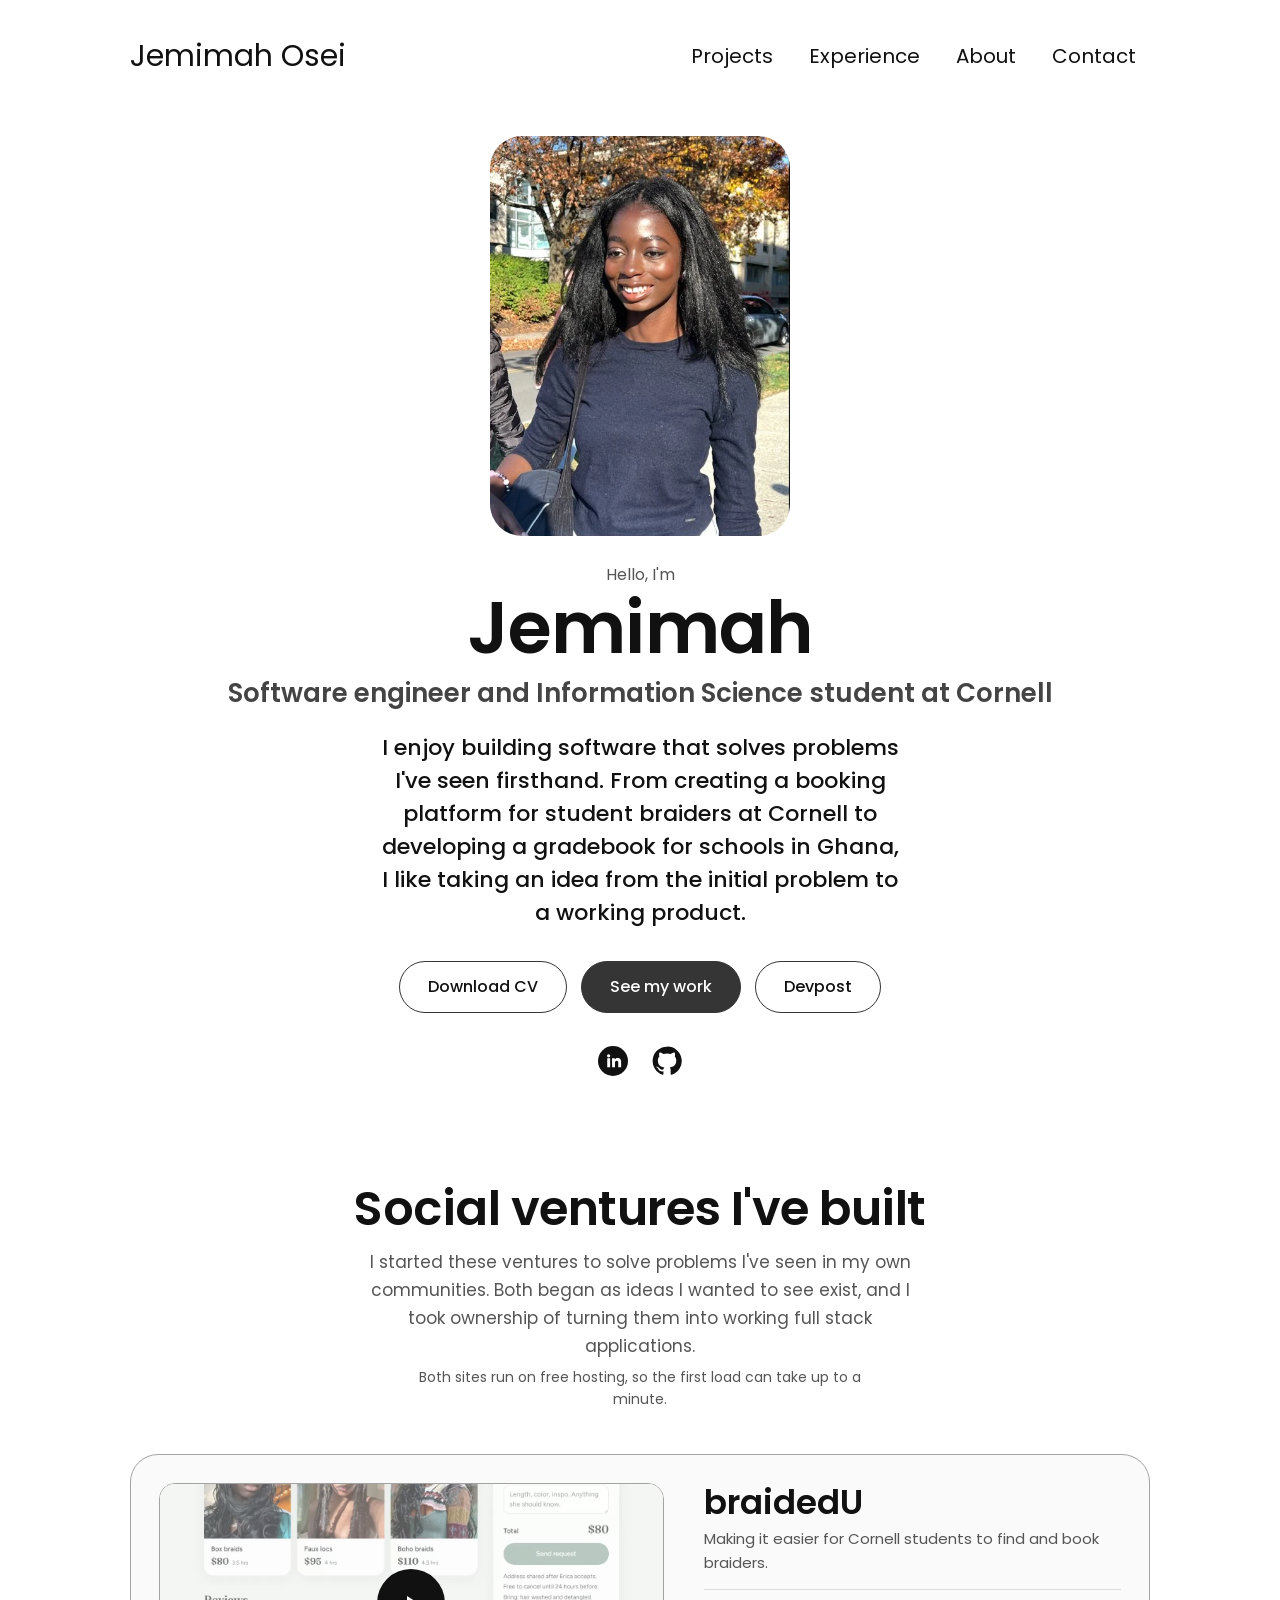
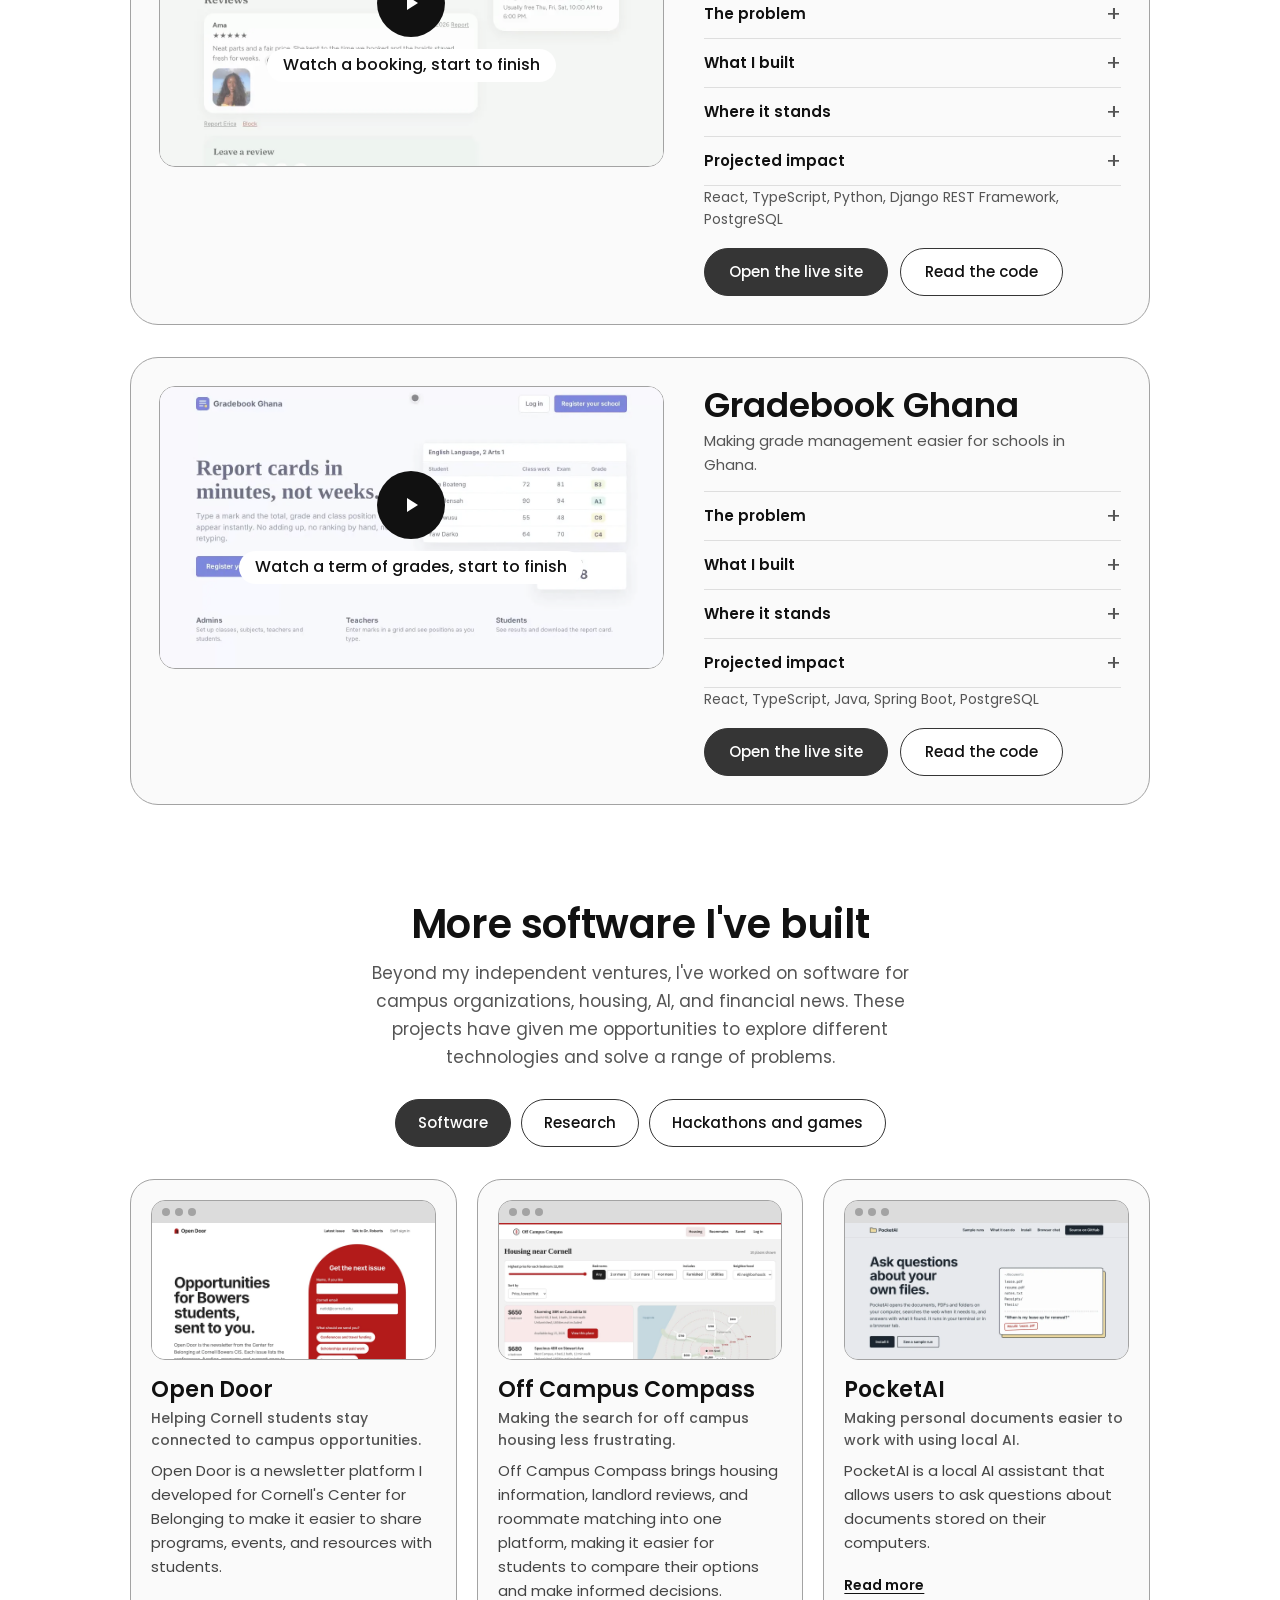
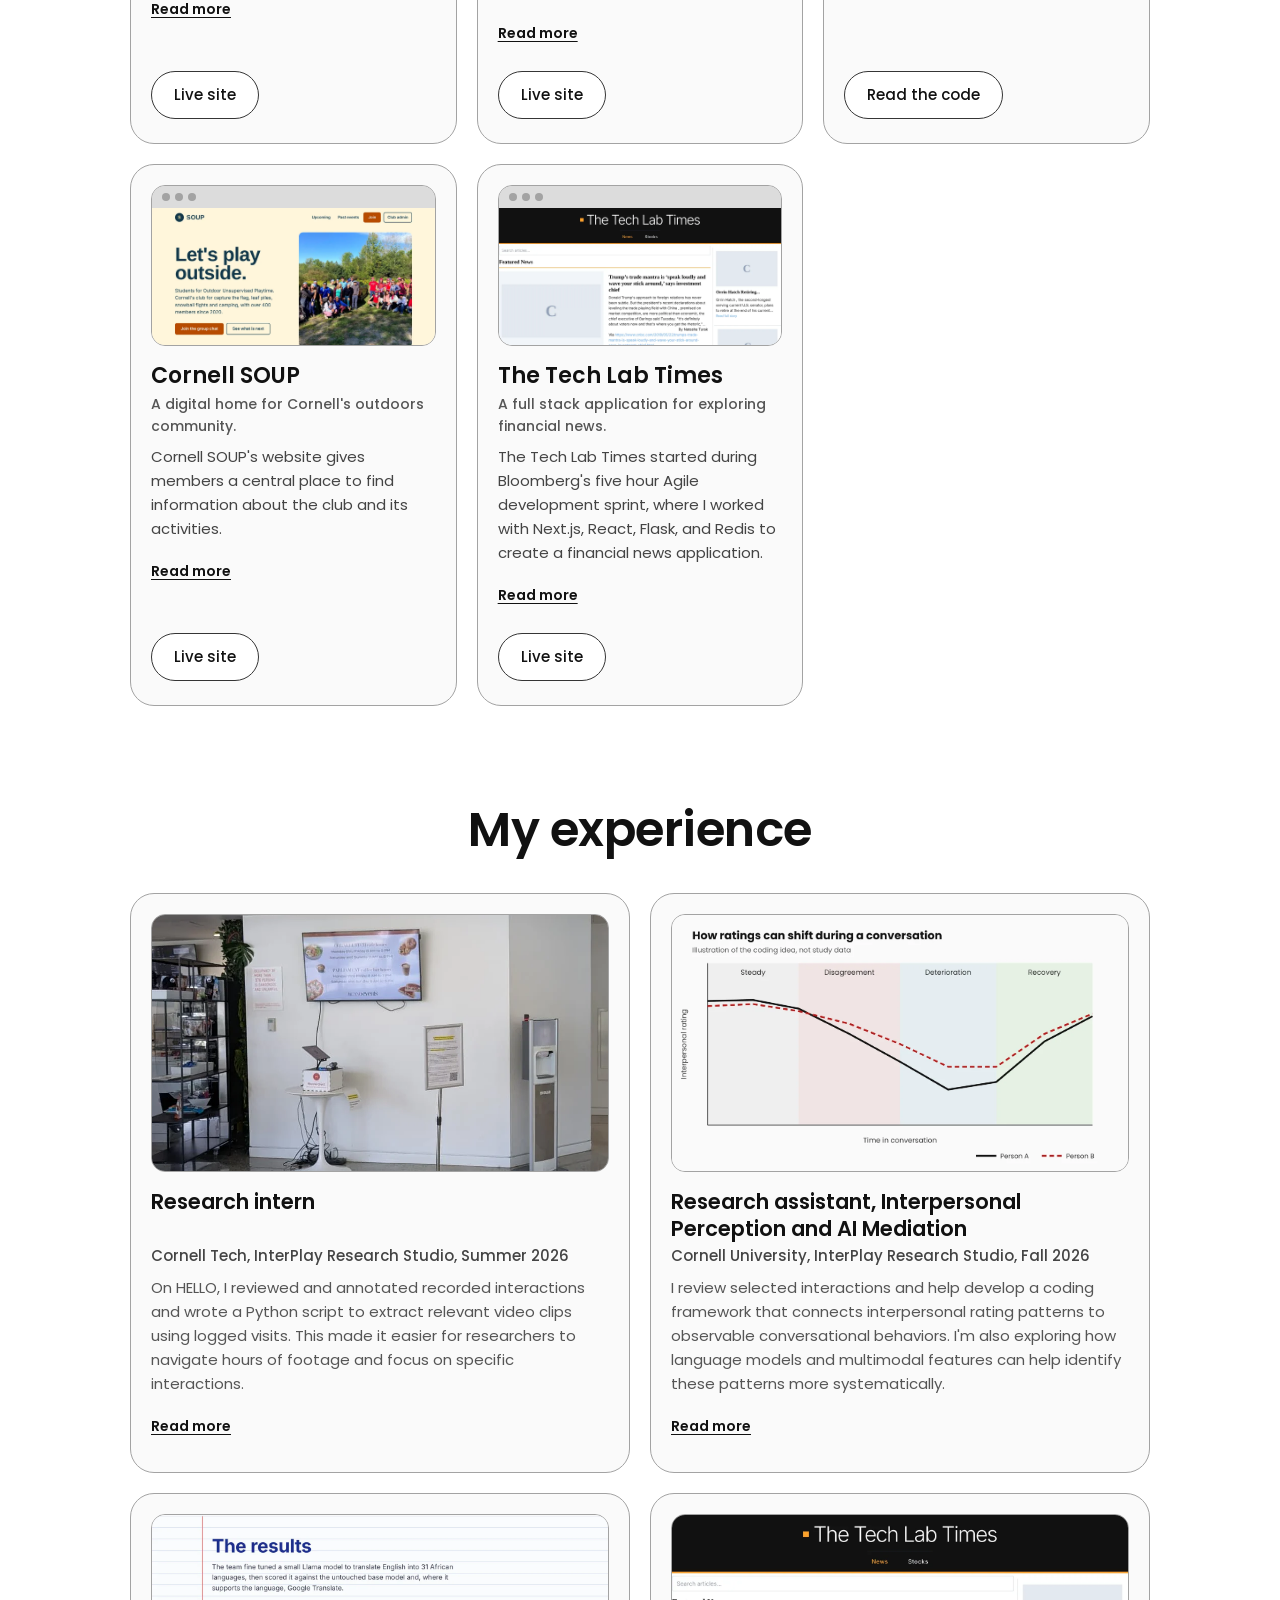
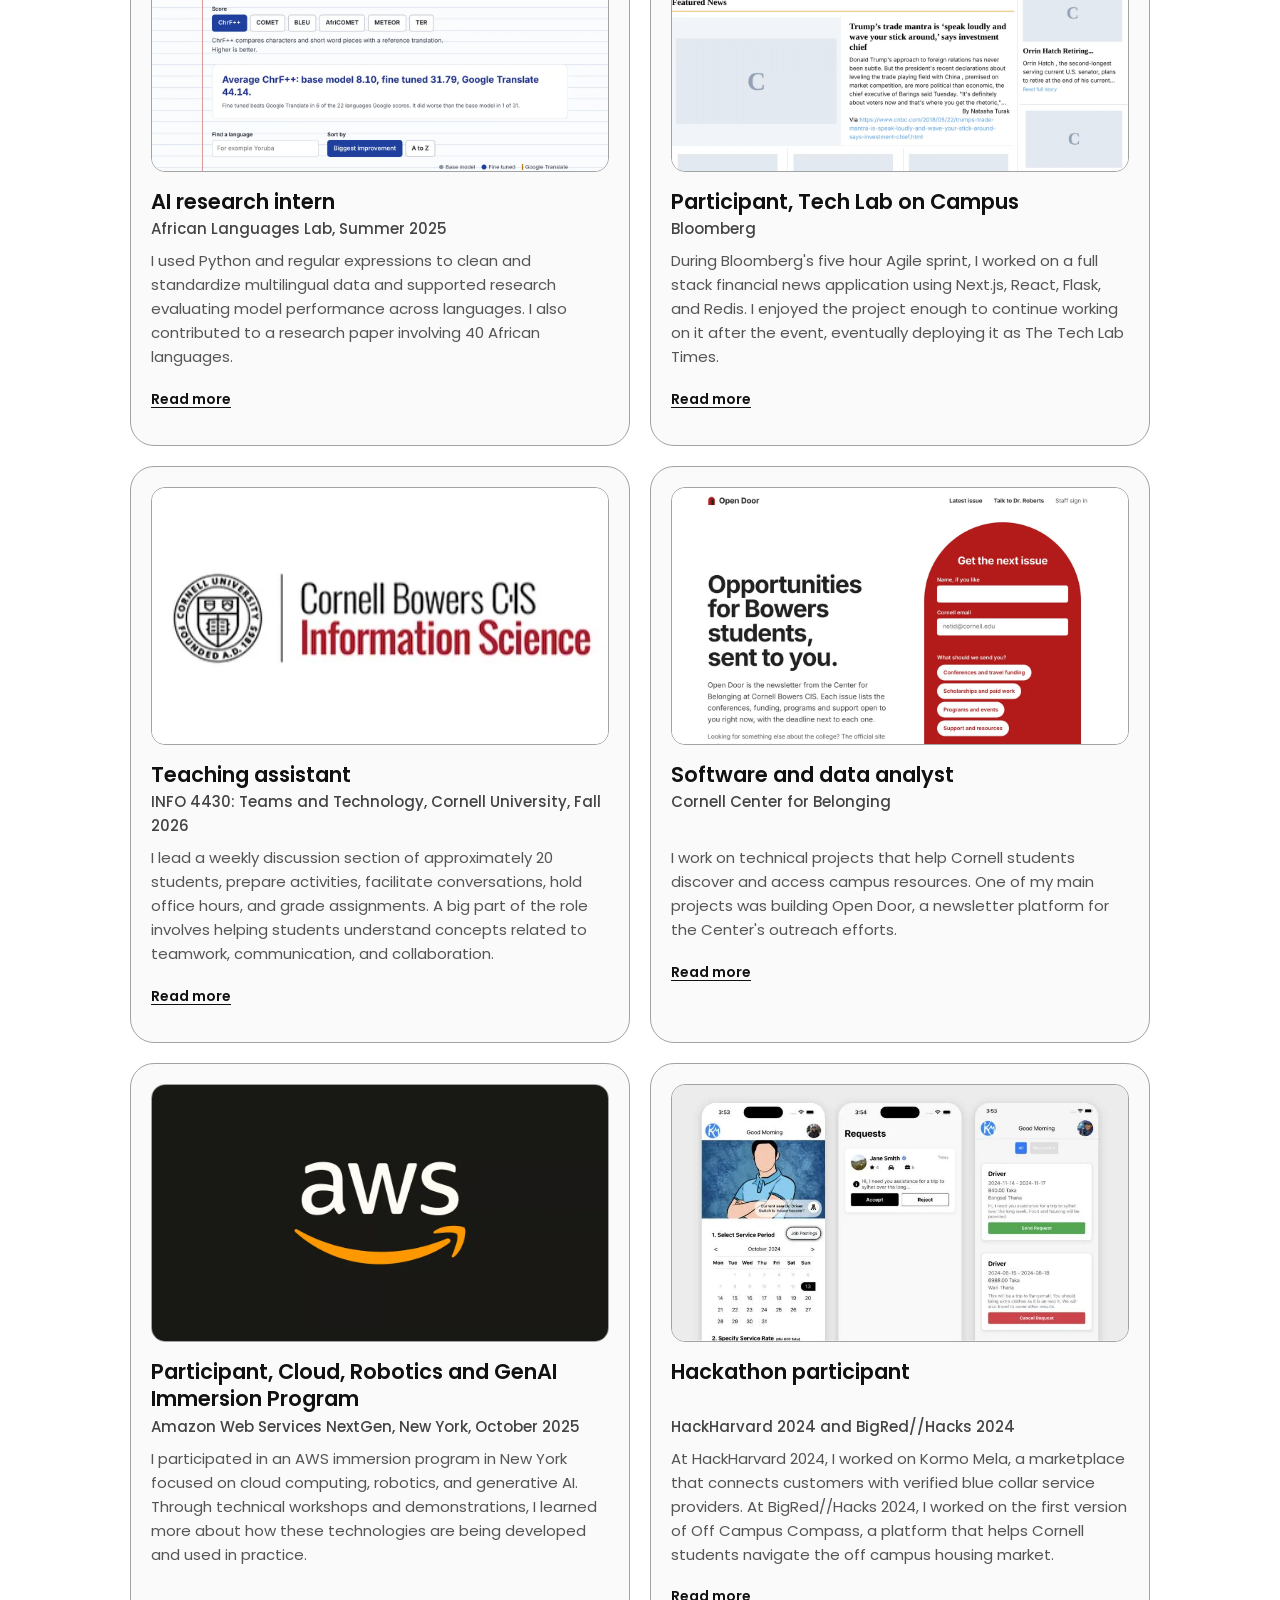
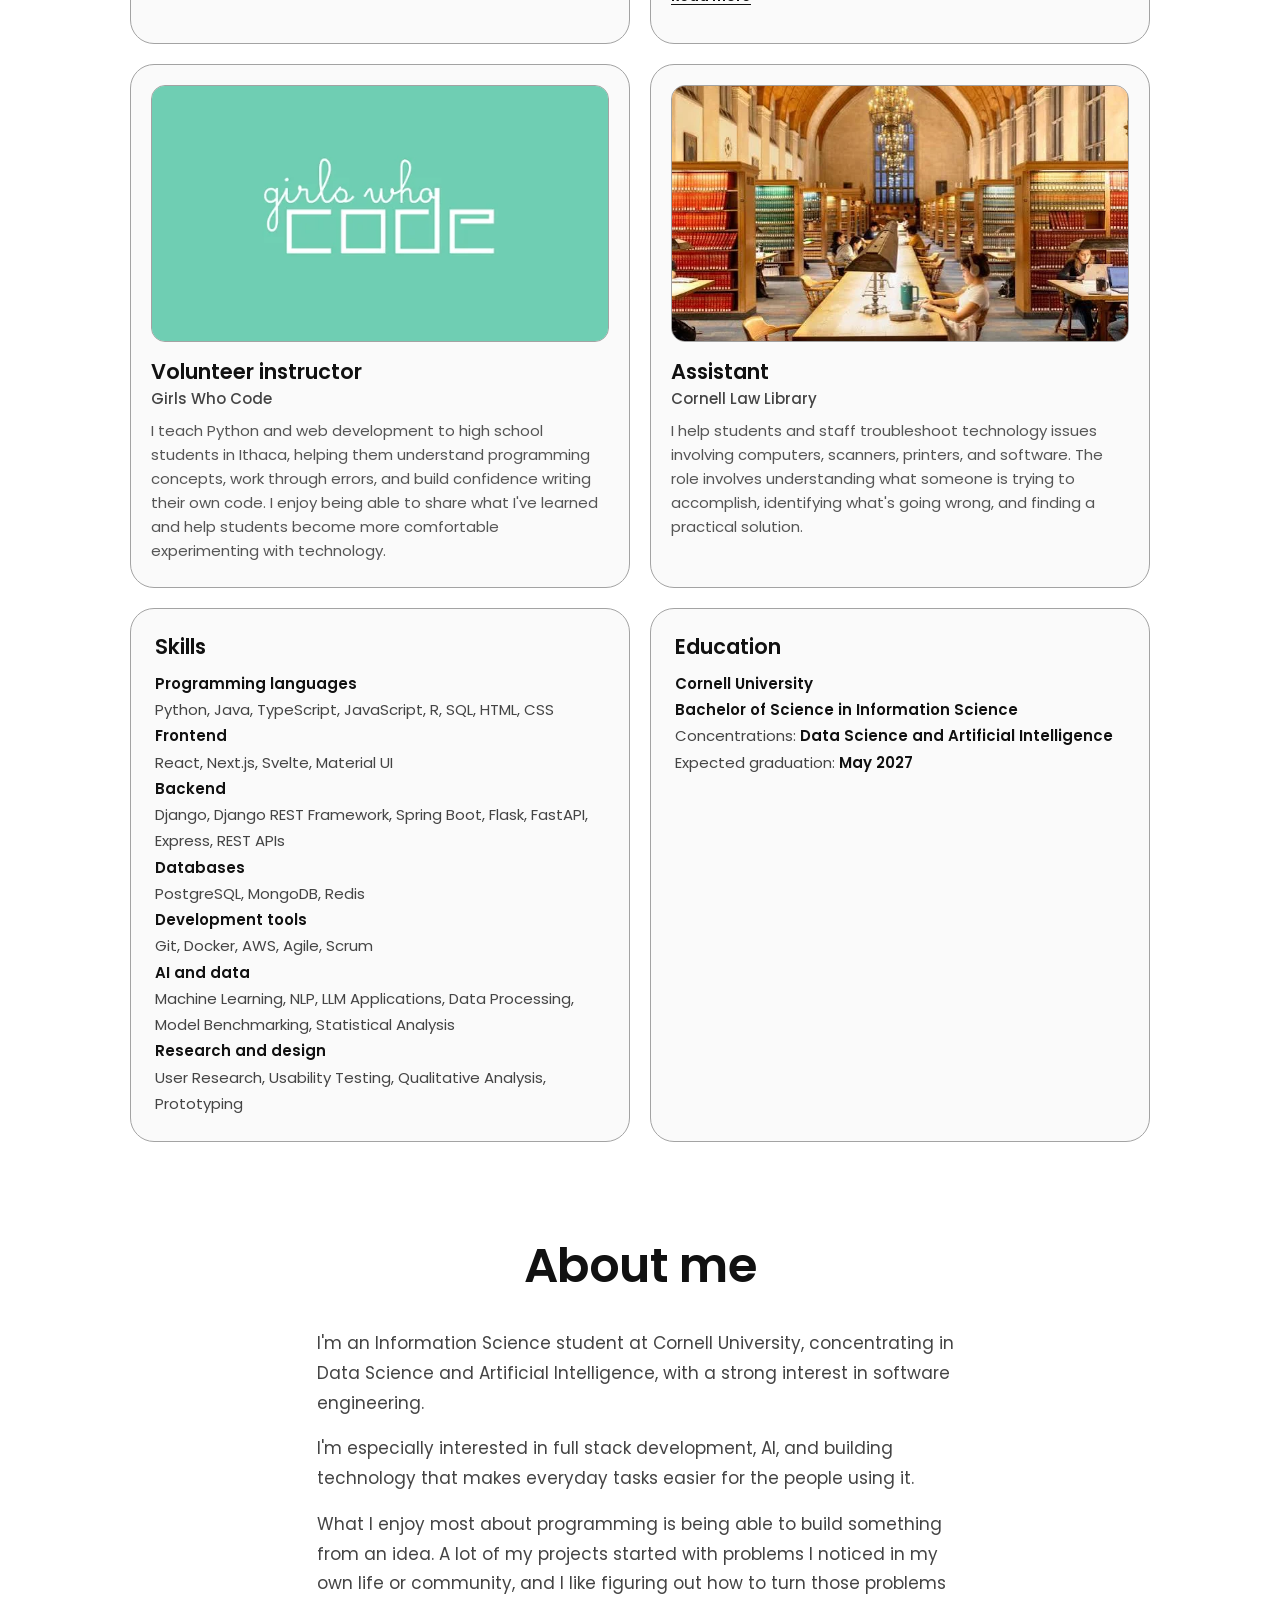
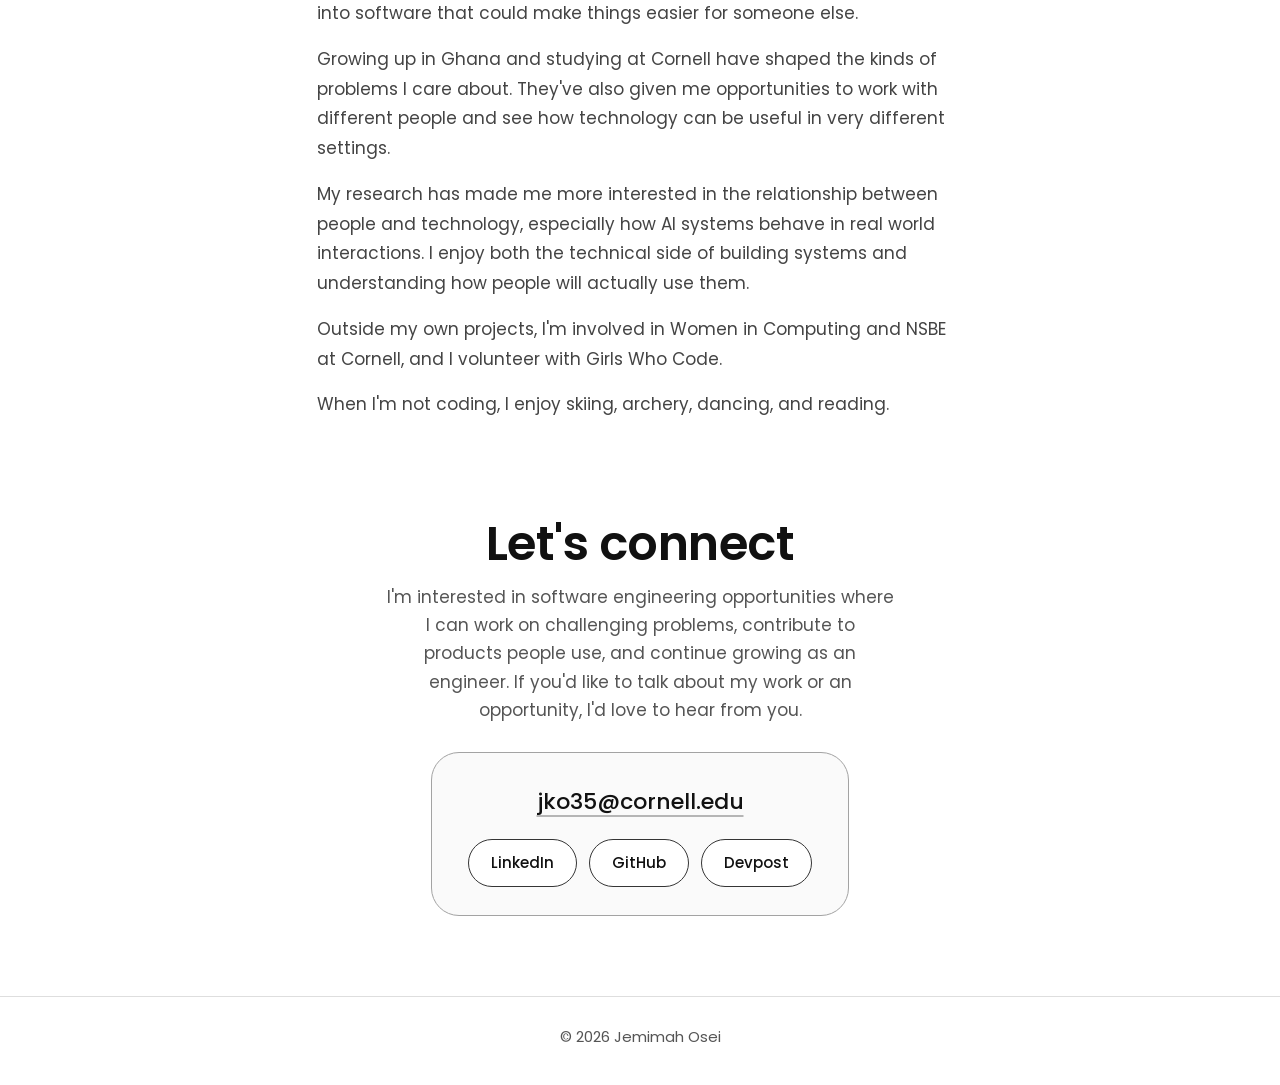
<file: index.html>
<!doctype html>
<html lang="en">
<head>
<meta charset="utf-8">
<meta name="viewport" content="width=device-width, initial-scale=1">
<title>Jemimah Osei, Software Engineer at Cornell</title>
<meta name="description" content="Jemimah Osei is a Cornell Information Science student and software engineer. She built braidedU, a booking site for student braiders, and Gradebook Ghana, a free gradebook for Ghanaian high schools.">
<meta name="theme-color" content="#ffffff">
<link rel="canonical" href="https://jemimahosei.com/">
<meta property="og:type" content="website">
<meta property="og:url" content="https://jemimahosei.com/">
<meta name="twitter:card" content="summary_large_image">
<meta property="og:title" content="Jemimah Osei, Software Engineer at Cornell">
<meta property="og:description" content="Software engineer, Cornell Information Science. Projects, research and experience.">
<meta property="og:image" content="https://jemimahosei.com/assets/img/jemimah.webp">
<link rel="preload" as="image" href="assets/img/jemimah.webp">
<link rel="preconnect" href="https://fonts.googleapis.com">
<link rel="preconnect" href="https://fonts.gstatic.com" crossorigin>
<link rel="stylesheet" href="https://fonts.googleapis.com/css2?family=Poppins:wght@300;400;500;600&amp;display=swap">
<link rel="stylesheet" href="style.css?v=20261123u">
<script type="application/ld+json">{"@context":"https://schema.org","@type":"Person","name":"Jemimah Osei","url":"https://jemimahosei.com/","image":"https://jemimahosei.com/assets/img/jemimah.webp","jobTitle":"Software engineer","alumniOf":{"@type":"CollegeOrUniversity","name":"Cornell University"},"sameAs":["https://www.linkedin.com/in/jemimaho/","https://github.com/Jemimahosei","https://devpost.com/Jemimahosei"]}</script>
</head>
<body>
<a class="skip" href="#main">Skip to content</a>
<nav class="nav" aria-label="Main">
<div class="brand">Jemimah Osei</div>
<ul class="links" id="menu">
<li><a class="navl" href="#projects">Projects</a></li>
<li><a class="navl" href="#experience">Experience</a></li>
<li><a class="navl" href="#about">About</a></li>
<li><a class="navl" href="#contact">Contact</a></li>
</ul>
<button type="button" class="burger" aria-label="Menu" aria-expanded="false" aria-controls="menu"><svg width="30" height="24" viewBox="0 0 30 24" aria-hidden="true"><path d="M0 2h30M0 12h30M0 22h30" stroke="#111" stroke-width="2"/></svg></button>
</nav>

<main id="main">
<section class="hero">
<img src="assets/img/jemimah.webp" alt="Jemimah outdoors, laughing" width="300" height="400" fetchpriority="high">
<p class="hello">Hello, I'm</p>
<h1>Jemimah</h1>
<p class="role">Software engineer and Information Science student at Cornell</p>
<p class="mission">I enjoy building software that solves problems I've seen firsthand. From creating a booking platform for student braiders at Cornell to developing a gradebook for schools in Ghana, I like taking an idea from the initial problem to a working product.</p>
<div class="hero-btns">
<a class="pill" href="files/Jemimah_Osei_Resume.pdf?v=20261127">Download CV</a>
<a class="dark pill" href="#projects">See my work</a>
<a class="pill dev" href="https://devpost.com/Jemimahosei" rel="noopener">Devpost</a>
</div>
<div class="icons">
<a class="ico" href="https://www.linkedin.com/in/jemimaho/" aria-label="LinkedIn" rel="noopener"><svg width="30" height="30" viewBox="0 0 24 24" aria-hidden="true"><circle cx="12" cy="12" r="12" fill="#111"/><path fill="#fff" d="M7.4 9.8h2.3V17H7.4zM8.5 6.5a1.3 1.3 0 1 1 0 2.6 1.3 1.3 0 0 1 0-2.6zM11.2 9.8h2.2v1c.4-.7 1.2-1.2 2.3-1.2 2.3 0 2.8 1.5 2.8 3.5V17h-2.3v-3.4c0-.8 0-1.9-1.2-1.9s-1.4.9-1.4 1.8V17h-2.3z"/></svg></a>
<a class="ico" href="https://github.com/Jemimahosei" aria-label="GitHub" rel="noopener"><svg width="30" height="30" viewBox="0 0 24 24" aria-hidden="true"><path fill="#111" d="M12 .5a11.5 11.5 0 0 0-3.64 22.41c.58.1.79-.25.79-.56v-2.1c-3.2.7-3.87-1.36-3.87-1.36-.52-1.33-1.28-1.69-1.28-1.69-1.05-.71.08-.7.08-.7 1.15.08 1.76 1.19 1.76 1.19 1.03 1.76 2.7 1.25 3.36.96.1-.75.4-1.25.73-1.54-2.55-.29-5.24-1.28-5.24-5.69 0-1.26.45-2.28 1.19-3.09-.12-.29-.52-1.46.11-3.05 0 0 .97-.31 3.17 1.18a10.9 10.9 0 0 1 5.77 0c2.2-1.49 3.17-1.18 3.17-1.18.63 1.59.23 2.76.11 3.05.74.81 1.19 1.83 1.19 3.09 0 4.42-2.69 5.39-5.25 5.68.41.36.78 1.06.78 2.14v3.17c0 .31.21.67.8.56A11.5 11.5 0 0 0 12 .5z"/></svg></a>
</div>
</section>

<section id="projects" class="sec">
<h2 class="h2">Social ventures I've built</h2>
<p class="lead">I started these ventures to solve problems I've seen in my own communities. Both began as ideas I wanted to see exist, and I took ownership of turning them into working full stack applications.</p>
<p class="note">Both sites run on free hosting, so the first load can take up to a minute.</p>
<div class="feats">
<article class="card feat" id="feat-braidedu">
<div class="feat-media">
<div class="video" data-video="braidedu">
<button type="button" class="play" aria-label="Play the braidedU video" style="background-image:url(assets/img/braidedu-poster.webp)">
<span class="scrim"></span>
<span class="circle"><svg width="24" height="24" viewBox="0 0 24 24" aria-hidden="true"><path d="M8 5v14l11-7z" fill="#fff"/></svg></span>
<span class="vname">Watch a booking, start to finish</span>
</button>
<div class="player" hidden>
<video controls playsinline preload="none" poster="assets/img/braidedu-poster.webp?v=4" aria-label="braidedU: a student browsing braiders and requesting a booking">
<source src="assets/media/braidedu.mp4?v=4" type="video/mp4">
<track kind="captions" src="assets/media/braidedu.vtt?v=4" srclang="en" label="English" default>
</video>
<button type="button" class="back">Back to poster</button>
</div>
</div>
</div>
<div class="feat-copy">
<h3>braidedU</h3>
<p class="ftag">Making it easier for Cornell students to find and book braiders.</p>
<div class="accs"><details class="acc"><summary>The problem</summary><p>Finding someone to braid your hair at Cornell can involve searching through group chats, scrolling through Instagram pages, and messaging different braiders just to compare prices or find an available appointment. I wanted to make that process easier for students while also giving student braiders a better way to manage their businesses.</p></details><details class="acc"><summary>What I built</summary><p>I built braidedU, a booking platform where students can explore hairstyles, compare prices, and request appointments with student braiders. Braiders can manage their availability and booking requests through their own dashboard. I developed the frontend using React and TypeScript, built the backend with Django REST Framework, and used PostgreSQL to manage the application's data.</p></details><details class="acc"><summary>Where it stands</summary><p>The platform is live, and I'm currently working on onboarding braiders and early users.</p></details><details class="acc"><summary>Projected impact</summary><p>My goal is one booking request in place of days of messaging. Year one projection: about 240 student clients, 720 bookings and 300 hours of messaging saved.</p></details></div>
<p class="stack">React, TypeScript, Python, Django REST Framework, PostgreSQL</p>
<div class="btns"><a class="dark pill" href="https://braidedu-frontend.onrender.com" rel="noopener">Open the live site</a><a class="pill" href="https://github.com/Jemimahosei/braidedU" rel="noopener">Read the code</a></div>
</div>
</article><article class="card feat" id="feat-gradebook">
<div class="feat-media">
<div class="video" data-video="gradebook">
<button type="button" class="play" aria-label="Play the Gradebook Ghana video" style="background-image:url(assets/img/gradebook-poster.webp)">
<span class="scrim"></span>
<span class="circle"><svg width="24" height="24" viewBox="0 0 24 24" aria-hidden="true"><path d="M8 5v14l11-7z" fill="#fff"/></svg></span>
<span class="vname">Watch a term of grades, start to finish</span>
</button>
<div class="player" hidden>
<video controls playsinline preload="none" poster="assets/img/gradebook-poster.webp" aria-label="Gradebook Ghana: entering marks in the teacher grid">
<source src="assets/media/gradebook.mp4" type="video/mp4">
<track kind="captions" src="assets/media/gradebook.vtt" srclang="en" label="English" default>
</video>
<button type="button" class="back">Back to poster</button>
</div>
</div>
</div>
<div class="feat-copy">
<h3>Gradebook Ghana</h3>
<p class="ftag">Making grade management easier for schools in Ghana.</p>
<div class="accs"><details class="acc"><summary>The problem</summary><p>Growing up in Ghana, I was familiar with how much work goes into recording grades, calculating scores, and preparing student report cards. For schools still relying on manual processes, these tasks can take up valuable time that teachers could otherwise spend with students.</p></details><details class="acc"><summary>What I built</summary><p>I built Gradebook Ghana, a free online gradebook designed to make that process easier. Teachers can enter assessment scores, calculate grades, and generate report cards, while students can access their results and administrators can manage classes and grading systems. I built the frontend using React and TypeScript, developed the backend with Spring Boot, and used PostgreSQL for data storage.</p></details><details class="acc"><summary>Where it stands</summary><p>The application is available as a live demo. My goal is to eventually make it accessible to schools that could benefit from a simpler and more affordable way to manage student grades.</p></details><details class="acc"><summary>Projected impact</summary><p>My goal is report cards in days instead of months. Pilot projection: 10 schools and 8,000 students, saving about 3,200 teacher hours a year.</p></details></div>
<p class="stack">React, TypeScript, Java, Spring Boot, PostgreSQL</p>
<div class="btns"><a class="dark pill" href="https://gradebook-frontend.onrender.com" rel="noopener">Open the live site</a><a class="pill" href="https://github.com/Jemimahosei/Gradebook-Ghana" rel="noopener">Read the code</a></div>
</div>
</article>
</div>
</section>

<section class="sec" id="more">
<h2 class="h2 s40">More software I've built</h2>
<p class="lead">Beyond my independent ventures, I've worked on software for campus organizations, housing, AI, and financial news. These projects have given me opportunities to explore different technologies and solve a range of problems.</p>
<div class="tabs" role="group" aria-label="Kind of project"><button type="button" class="tab" data-tab="0" aria-pressed="true">Software</button><button type="button" class="tab" data-tab="1" aria-pressed="false">Research</button><button type="button" class="tab" data-tab="2" aria-pressed="false">Hackathons and games</button></div>
<div class="panels"><div class="grid" data-panel="0"><div class="card pc"><div class="thumb has-img"><div class="bar"><i></i><i></i><i></i></div><img src="assets/img/opendoor.webp" width="1280" height="720" loading="lazy" decoding="async" alt="Open Door screenshot"></div><h3>Open Door</h3><p class="ctag">Helping Cornell students stay connected to campus opportunities.</p><p class="line nf">Open Door is a newsletter platform I developed for Cornell's Center for Belonging to make it easier to share programs, events, and resources with students.</p><details class="rm"><summary><span class="o">Read more</span><span class="c">Read less</span></summary><p>It supports the Center's outreach efforts while helping students stay informed about opportunities available on campus.</p></details><div class="cta"><a class="pill sm" href="https://bowers-di-platform.onrender.com" rel="noopener">Live site</a></div></div><div class="card pc"><div class="thumb has-img"><div class="bar"><i></i><i></i><i></i></div><img src="assets/img/compass.webp" width="1280" height="720" loading="lazy" decoding="async" alt="Off Campus Compass screenshot"></div><h3>Off Campus Compass</h3><p class="ctag">Making the search for off campus housing less frustrating.</p><p class="line nf">Off Campus Compass brings housing information, landlord reviews, and roommate matching into one platform, making it easier for students to compare their options and make informed decisions.</p><details class="rm"><summary><span class="o">Read more</span><span class="c">Read less</span></summary><p>Finding housing in Ithaca can be difficult, especially when students are unfamiliar with the rental market or don't know where to find reliable information.</p></details><div class="cta"><a class="pill sm" href="https://off-campus-compass-frontend.onrender.com" rel="noopener">Live site</a></div></div><div class="card pc"><div class="thumb has-img"><div class="bar"><i></i><i></i><i></i></div><img src="assets/img/pocketai.webp" width="1280" height="720" loading="lazy" decoding="async" alt="PocketAI screenshot"></div><h3>PocketAI</h3><p class="ctag">Making personal documents easier to work with using local AI.</p><p class="line nf">PocketAI is a local AI assistant that allows users to ask questions about documents stored on their computers.</p><details class="rm"><summary><span class="o">Read more</span><span class="c">Read less</span></summary><p>The idea was to explore how AI could make information easier to access while keeping personal files on the user's own device.</p></details><div class="cta"><a class="pill sm" href="https://github.com/Jemimahosei/PocketAi" rel="noopener">Read the code</a></div></div><div class="card pc"><div class="thumb has-img"><div class="bar"><i></i><i></i><i></i></div><img src="assets/img/soup.webp" width="1280" height="720" loading="lazy" decoding="async" alt="Cornell SOUP screenshot"></div><h3>Cornell SOUP</h3><p class="ctag">A digital home for Cornell's outdoors community.</p><p class="line nf">Cornell SOUP's website gives members a central place to find information about the club and its activities.</p><details class="rm"><summary><span class="o">Read more</span><span class="c">Read less</span></summary><p>It also includes an administrative dashboard for managing events and updating content.</p></details><div class="cta"><a class="pill sm" href="https://soup-website.onrender.com" rel="noopener">Live site</a></div></div><div class="card pc"><div class="thumb has-img"><div class="bar"><i></i><i></i><i></i></div><img src="assets/img/techlab.webp" width="1280" height="720" loading="lazy" decoding="async" alt="The Tech Lab Times screenshot"></div><h3>The Tech Lab Times</h3><p class="ctag">A full stack application for exploring financial news.</p><p class="line nf">The Tech Lab Times started during Bloomberg's five hour Agile development sprint, where I worked with Next.js, React, Flask, and Redis to create a financial news application.</p><details class="rm"><summary><span class="o">Read more</span><span class="c">Read less</span></summary><p>The platform features financial news stories and a live news feed. I continued developing it after the sprint and eventually deployed a working version.</p></details><div class="cta"><a class="pill sm" href="https://bloomberg-news-feed.onrender.com" rel="noopener">Live site</a></div></div></div><div class="grid" data-panel="1" hidden><div class="card pc"><div class="thumb has-img"><div class="bar"><i></i><i></i><i></i></div><img src="assets/img/nlp.webp" width="1280" height="720" loading="lazy" decoding="async" alt="African NLP research screenshot"></div><h3>African Languages AI Research</h3><p class="line nf">I contributed to research focused on improving how AI models perform across African languages, many of which have limited representation in existing language datasets.</p><details class="rm"><summary><span class="o">Read more</span><span class="c">Read less</span></summary><p>I used Python and regular expressions to clean and standardize multilingual data and supported research evaluating model performance across languages. I also contributed to a research paper involving 40 African languages. This experience helped me better understand how data preparation and language representation affect the performance of AI systems.</p></details><div class="cta"><a class="pill sm" href="https://african-nlp-tool.onrender.com" rel="noopener">Live site</a></div></div></div><div class="grid" data-panel="2" hidden><div class="card pc"><div class="thumb vid"><video controls playsinline preload="none" poster="assets/img/alien-poster.webp" aria-label="Alien Invaders gameplay: a ship shooting waves of aliens"><source src="assets/media/alieninvaders.mp4?v=2" type="video/mp4"></video></div><h3>Alien Invaders</h3><p class="ctag">A Space Invaders clone built in Python.</p><p class="line nf">I built a Python version of the classic arcade game Space Invaders for my final assignment in CS 1110, with animations, sound effects, and collision detection.</p><details class="rm"><summary><span class="o">Read more</span><span class="c">Read less</span></summary><p>The game is over 500 lines of code, organized into multiple classes and helper functions. Beyond the required single wave of aliens, I added multiple waves that get harder as you play and a score system that rewards you based on the positions of the aliens you destroy. I can't share the code itself because of my school's academic integrity policy.</p></details><div class="cta"><a class="pill sm" href="https://github.com/Jemimahosei/alienInvaders" rel="noopener">View on GitHub</a></div></div><div class="card pc"><div class="thumb has-img"><div class="bar"><i></i><i></i><i></i></div><img src="assets/img/kormo.webp" width="800" height="450" loading="lazy" decoding="async" alt="Kormo Mela mobile app screens: home with service calendar, requests and job list"></div><h3>Kormo Mela</h3><p class="line nf">I worked on Kormo Mela, a marketplace designed to connect customers with verified blue collar service providers.</p><details class="rm"><summary><span class="o">Read more</span><span class="c">Read less</span></summary><p>Our goal was to make it easier for people to find workers they could trust. Working within the hackathon's limited timeframe meant prioritizing the most important features and figuring out how to bring the different parts of the application together.</p></details><div class="cta"><a class="pill sm" href="https://devpost.com/software/kormo-mela" rel="noopener">See on Devpost</a></div></div><div class="card pc"><div class="thumb has-img"><div class="bar"><i></i><i></i><i></i></div><img src="assets/img/occ-v1.webp" width="688" height="428" loading="lazy" decoding="async" alt="The first version of Off Campus Compass, showing the People page"></div><h3>Off Campus Compass, first version</h3><p class="line nf">I worked on the first version of Off Campus Compass, a platform designed to help Cornell students navigate the off campus housing market.</p><details class="rm"><summary><span class="o">Read more</span><span class="c">Read less</span></summary><p>The idea came from a problem students regularly encounter: finding reliable housing information and comparing options before committing to a rental. The hackathon gave me an opportunity to turn that idea into an initial prototype and think through how the platform could work for students.</p></details><div class="cta"><a class="pill sm" href="https://devpost.com/software/off-campus-compass" rel="noopener">See on Devpost</a></div></div></div></div>
</section>

<section id="experience" class="sec">
<h2 class="h2">My experience</h2>
<div class="jobs"><div class="card job"><div class="jshot has-img"><img src="assets/img/hello.webp" width="900" height="540" loading="lazy" decoding="async" alt="The HELLO voucher robot on a small round table in the Cornell café lobby, with its tablet, printer and camera"></div><h3>Research intern</h3><div class="where">Cornell Tech, InterPlay Research Studio, Summer 2026</div><div class="bd"><p>On HELLO, I reviewed and annotated recorded interactions and wrote a Python script to extract relevant video clips using logged visits. This made it easier for researchers to navigate hours of footage and focus on specific interactions.</p><details class="rm"><summary><span class="o">Read more</span><span class="c">Read less</span></summary><p>HELLO is a research project investigating what happens when AI systems make mistakes during human interactions and how those interactions can be repaired. The team deployed a conversational robot in a public café setting to study how people's expectations change over repeated interactions, particularly when the robot misunderstands speech, fails to recognize someone, or responds in an unexpected way.</p></details></div></div><div class="card job"><div class="jshot has-img"><img src="assets/img/conflict-triad.webp?v=3" width="900" height="506" loading="lazy" decoding="async" alt="Illustrated chart of two people's ratings moving through steady, disagreement, deterioration and recovery phases"></div><h3>Research assistant, Interpersonal Perception and AI Mediation</h3><div class="where">Cornell University, InterPlay Research Studio, Fall 2026</div><div class="bd"><p>I review selected interactions and help develop a coding framework that connects interpersonal rating patterns to observable conversational behaviors. I'm also exploring how language models and multimodal features can help identify these patterns more systematically.</p><details class="rm"><summary><span class="o">Read more</span><span class="c">Read less</span></summary><p>I'm working on research exploring how AI can recognize and eventually help mediate conflict during group conversations. Our team studies how people's perceptions of one another change during two person and three person interactions. We use interpersonal rating data to identify patterns such as disagreement, deterioration, and recovery, then examine the corresponding video, audio, and transcripts to understand what happened during those moments. The longer term goal is to use this research to develop an AI mediator that can recognize emerging conflict and support more productive conversations.</p></details></div></div><div class="card job"><div class="jshot has-img"><img src="assets/img/nlp.webp" width="1280" height="720" loading="lazy" decoding="async" alt="Results table from the African languages paper"></div><h3>AI research intern</h3><div class="where">African Languages Lab, Summer 2025</div><div class="bd"><p>I used Python and regular expressions to clean and standardize multilingual data and supported research evaluating model performance across languages. I also contributed to a research paper involving 40 African languages.</p><details class="rm"><summary><span class="o">Read more</span><span class="c">Read less</span></summary><p>The research focused on improving how AI models perform across African languages, many of which have limited representation in existing language datasets. This experience helped me better understand how data preparation and language representation affect the performance of AI systems.</p></details></div></div><div class="card job"><div class="jshot has-img"><img src="assets/img/techlab.webp" width="1280" height="720" loading="lazy" decoding="async" alt="The Tech Lab Times news feed"></div><h3>Participant, Tech Lab on Campus</h3><div class="where">Bloomberg</div><div class="bd"><p>During Bloomberg's five hour Agile sprint, I worked on a full stack financial news application using Next.js, React, Flask, and Redis. I enjoyed the project enough to continue working on it after the event, eventually deploying it as The Tech Lab Times.</p><details class="rm"><summary><span class="o">Read more</span><span class="c">Read less</span></summary><p>The challenge was to build a functional application within a short timeframe while working through both frontend and backend development.</p></details></div></div><div class="card job"><div class="jshot has-img"><img src="assets/img/info-logo.webp" width="900" height="506" loading="lazy" decoding="async" alt="Cornell Bowers CIS Information Science logo"></div><h3>Teaching assistant</h3><div class="where">INFO 4430: Teams and Technology, Cornell University, Fall 2026</div><div class="bd"><p>I lead a weekly discussion section of approximately 20 students, prepare activities, facilitate conversations, hold office hours, and grade assignments. A big part of the role involves helping students understand concepts related to teamwork, communication, and collaboration.</p><details class="rm"><summary><span class="o">Read more</span><span class="c">Read less</span></summary><p>It's also pushed me to become better at explaining my reasoning and working with people who approach problems differently.</p></details></div></div><div class="card job"><div class="jshot has-img"><img src="assets/img/opendoor.webp" width="1280" height="720" loading="lazy" decoding="async" alt="Open Door, the Center for Belonging newsletter platform"></div><h3>Software and data analyst</h3><div class="where">Cornell Center for Belonging</div><div class="bd"><p>I work on technical projects that help Cornell students discover and access campus resources. One of my main projects was building Open Door, a newsletter platform for the Center's outreach efforts.</p><details class="rm"><summary><span class="o">Read more</span><span class="c">Read less</span></summary><p>I've also supported student focused initiatives, including Code Afrique, which introduces high school students in Ghana to technology and programming.</p></details></div></div><div class="card job"><div class="jshot has-img"><img src="assets/img/nextgen.webp?v=2" width="900" height="506" loading="lazy" decoding="async" alt="AWS logo"></div><h3>Participant, Cloud, Robotics and GenAI Immersion Program</h3><div class="where">Amazon Web Services NextGen, New York, October 2025</div><div class="bd"><p>I participated in an AWS immersion program in New York focused on cloud computing, robotics, and generative AI. Through technical workshops and demonstrations, I learned more about how these technologies are being developed and used in practice.</p></div></div><div class="card job"><div class="jshot has-img"><img src="assets/img/kormo.webp" width="800" height="450" loading="lazy" decoding="async" alt="Kormo Mela mobile app screens: home with service calendar, requests and job list"></div><h3>Hackathon participant</h3><div class="where">HackHarvard 2024 and BigRed//Hacks 2024</div><div class="bd"><p>At HackHarvard 2024, I worked on Kormo Mela, a marketplace that connects customers with verified blue collar service providers. At BigRed//Hacks 2024, I worked on the first version of Off Campus Compass, a platform that helps Cornell students navigate the off campus housing market.</p><details class="rm"><summary><span class="o">Read more</span><span class="c">Read less</span></summary><p>I enjoy hackathons because they challenge me to learn quickly, make technical decisions under time constraints, and work with others to turn an idea into something functional.</p></details></div></div><div class="card job"><div class="jshot has-img"><img src="assets/img/gwc.webp" width="900" height="506" loading="lazy" decoding="async" alt="Girls Who Code logo"></div><h3>Volunteer instructor</h3><div class="where">Girls Who Code</div><div class="bd"><p>I teach Python and web development to high school students in Ithaca, helping them understand programming concepts, work through errors, and build confidence writing their own code. I enjoy being able to share what I've learned and help students become more comfortable experimenting with technology.</p></div></div><div class="card job"><div class="jshot has-img"><img src="assets/img/lawlib.webp" width="900" height="506" loading="lazy" decoding="async" alt="The Cornell Law Library reading room with long wooden tables and bookshelves"></div><h3>Assistant</h3><div class="where">Cornell Law Library</div><div class="bd"><p>I help students and staff troubleshoot technology issues involving computers, scanners, printers, and software. The role involves understanding what someone is trying to accomplish, identifying what's going wrong, and finding a practical solution.</p></div></div></div>
<div class="duo">
<div class="card box"><h3>Skills</h3><p><strong>Programming languages</strong><br>Python, Java, TypeScript, JavaScript, R, SQL, HTML, CSS<br><strong>Frontend</strong><br>React, Next.js, Svelte, Material UI<br><strong>Backend</strong><br>Django, Django REST Framework, Spring Boot, Flask, FastAPI, Express, REST APIs<br><strong>Databases</strong><br>PostgreSQL, MongoDB, Redis<br><strong>Development tools</strong><br>Git, Docker, AWS, Agile, Scrum<br><strong>AI and data</strong><br>Machine Learning, NLP, LLM Applications, Data Processing, Model Benchmarking, Statistical Analysis<br><strong>Research and design</strong><br>User Research, Usability Testing, Qualitative Analysis, Prototyping</p></div>
<div class="card box"><h3>Education</h3><p><strong>Cornell University</strong><br><strong>Bachelor of Science in Information Science</strong><br>Concentrations: <strong>Data Science and Artificial Intelligence</strong><br>Expected graduation: <strong>May 2027</strong></p></div>
</div>
</section>

<section id="about" class="sec about">
<h2 class="h2">About me</h2>
<div class="about-body">
<p>I'm an Information Science student at Cornell University, concentrating in Data Science and Artificial Intelligence, with a strong interest in software engineering.</p>
<p>I'm especially interested in full stack development, AI, and building technology that makes everyday tasks easier for the people using it.</p>
<p class="d-only">What I enjoy most about programming is being able to build something from an idea. A lot of my projects started with problems I noticed in my own life or community, and I like figuring out how to turn those problems into software that could make things easier for someone else.</p>
<p class="d-only">Growing up in Ghana and studying at Cornell have shaped the kinds of problems I care about. They've also given me opportunities to work with different people and see how technology can be useful in very different settings.</p>
<p class="d-only">My research has made me more interested in the relationship between people and technology, especially how AI systems behave in real world interactions. I enjoy both the technical side of building systems and understanding how people will actually use them.</p>
<p>Outside my own projects, I'm involved in Women in Computing and NSBE at Cornell, and I volunteer with Girls Who Code.</p>
<p>When I'm not coding, I enjoy skiing, archery, dancing, and reading.</p>
</div>
</section>

<section id="contact" class="sec contact">
<h2 class="h2">Let's connect</h2>
<p class="lead c">I'm interested in software engineering opportunities where I can work on challenging problems, contribute to products people use, and continue growing as an engineer. If you'd like to talk about my work or an opportunity, I'd love to hear from you.</p>
<div class="card cbox">
<a class="mail" href="mailto:jko35@cornell.edu">jko35@cornell.edu</a>
<div class="cbtns">
<a class="pill sm" href="https://www.linkedin.com/in/jemimaho/" rel="noopener">LinkedIn</a>
<a class="pill sm" href="https://github.com/Jemimahosei" rel="noopener">GitHub</a>
<a class="pill sm" href="https://devpost.com/Jemimahosei" rel="noopener">Devpost</a>
</div>
</div>
</section>
</main>

<footer class="foot">&copy; 2026 Jemimah Osei</footer>
<script src="script.js?v=20261123" defer></script>
</body>
</html>
</file>
<file: style.css>
*{box-sizing:border-box}
html{scroll-behavior:smooth;-webkit-text-size-adjust:100%}
body{margin:0;background:#fff;color:#111;font-family:'Poppins',system-ui,sans-serif;font-size:17px;line-height:1.65;display:flex;flex-direction:column;min-height:100vh}
a{color:#111;text-decoration:none}
button{font:inherit;box-sizing:border-box}
a,button{transition:transform .15s ease-out,background-color .2s ease-out,border-color .2s ease-out,color .2s ease-out}
a:active,button:active{transform:scale(.97)}
a:focus-visible,button:focus-visible{outline:3px solid #111;outline-offset:3px}
::selection{background:#d9d9d9;color:#111}
img{max-width:100%}
.skip{position:absolute;left:-999px;top:8px;background:#111;color:#fff;padding:10px 16px;border-radius:8px;z-index:10}
.skip:focus{left:8px}
@media (prefers-reduced-motion:reduce){*{transition:none!important;scroll-behavior:auto!important}}

.nav{width:100%;max-width:1100px;margin:0 auto;padding:12px 40px;display:flex;align-items:center;justify-content:space-between;gap:12px;flex-wrap:wrap;min-height:112px}
.brand{font-size:30px;line-height:1.2;cursor:default}
.links{display:flex;gap:8px;list-style:none;margin:0;padding:0;flex-wrap:wrap;font-size:20px;line-height:1.2}
.navl{display:inline-flex;align-items:center;min-height:44px;padding:0 14px}
.navl:hover{color:#777;text-decoration:underline;text-underline-offset:10px;text-decoration-color:#b5b5b5}
.burger{display:none;width:48px;height:48px;border:0;background:none;cursor:pointer;align-items:center;justify-content:center;padding:0}
main{flex:1 0 auto}

.hero{max-width:1100px;margin:0 auto;padding:24px 40px 96px;display:flex;flex-direction:column;align-items:center;text-align:center}
.hero img{width:300px;max-width:100%;height:auto;aspect-ratio:3/4;object-fit:cover;border-radius:32px;display:block;background:#eee}
.hello{margin:28px 0 0;font-size:16px;line-height:1.4;color:#555}
.hero h1{margin:4px 0 0;font-weight:600;font-size:72px;line-height:1.05;letter-spacing:-.01em}
.role{margin:10px 0 0;font-weight:600;font-size:26px;line-height:1.35;color:#444}
.mission{margin:20px 0 0;max-width:24em;font-size:22px;line-height:1.5;font-weight:500}
.hero-btns{margin-top:32px;display:flex;gap:14px;flex-wrap:wrap;justify-content:center}
.pill{min-height:52px;display:inline-flex;align-items:center;justify-content:center;padding:0 28px;border:1.5px solid #353535;border-radius:32px;background:#fff;color:#111;font-weight:500;font-size:16px;line-height:1.2}
.pill:hover{background:#353535!important;color:#fff!important}
.pill.dark{background:#353535;color:#fff}
.pill.dark:hover{background:#000!important}
.pill.sm{min-height:48px;padding:0 22px;font-size:15px}
.icons{margin-top:24px;display:flex;gap:6px}
.ico{width:48px;height:48px;display:flex;align-items:center;justify-content:center}
.ico:hover{opacity:.65}

.sec{width:100%;max-width:1100px;margin:0 auto;padding:0 40px 96px;scroll-margin-top:16px}
.h2{margin:0;text-align:center;font-weight:600;font-size:48px;line-height:1.15;letter-spacing:-.01em}
.h2.s40{font-size:40px}
.lead{margin:12px auto 0;max-width:34em;text-align:center;color:#555}
.lead.c{max-width:30em}
.note{margin:6px auto 0;max-width:34em;text-align:center;font-size:14px;line-height:22px;color:#555}
.card{border:1.5px solid #a3a3a3;background:#fafafa}
.card:hover{border-color:#777}

.feats{margin-top:44px;display:flex;flex-direction:column;gap:32px}
.feat{border-radius:28px;padding:28px;display:flex;flex-wrap:wrap;gap:28px 40px;align-items:flex-start}
.feat-media{flex:1.2 1 460px;min-width:0;position:sticky;top:24px}
.feat-copy{flex:1 1 380px;min-width:0}
.video{position:relative;aspect-ratio:16/9;width:100%;border-radius:16px;overflow:hidden;background:#ececec;border:1.5px solid #a3a3a3}
.play{position:absolute;inset:0;width:100%;height:100%;border:0;padding:0;background:#ececec center/cover no-repeat;cursor:pointer;display:flex;flex-direction:column;align-items:center;justify-content:center;gap:12px;color:#111}
.play:hover .circle{transform:scale(1.06)}
.scrim{position:absolute;inset:0;background:rgba(255,255,255,.35)}
.circle{position:relative;width:68px;height:68px;border-radius:50%;background:#111;display:flex;align-items:center;justify-content:center;transition:transform .15s ease-out}
.vname{position:relative;font-weight:500;font-size:16px;line-height:1.3;background:#fff;border-radius:20px;padding:6px 16px;max-width:90%}
.player{position:absolute;inset:0;background:#222}
.player[hidden]{display:none}
.player video{width:100%;height:100%;display:block;background:#000;object-fit:contain}
.back{position:absolute;top:10px;right:10px;min-height:44px;padding:0 18px;border:1.5px solid #fff;border-radius:24px;background:rgba(0,0,0,.55);color:#fff;font-weight:500;font-size:14px;cursor:pointer}
.back:hover{background:#000}
.cap{margin:8px 4px 0;font-size:14px;line-height:22px;color:#555}
.feat-copy h3{margin:0;font-weight:600;font-size:34px;line-height:1.15}
.ftag{margin:4px 0 0;font-size:15px;line-height:24px;color:#555}
.accs{margin:14px 0 0;border-bottom:1.5px solid #dedede}
.acc{border-top:1.5px solid #dedede}
.acc summary{list-style:none;cursor:pointer;min-height:48px;display:flex;align-items:center;justify-content:space-between;gap:12px;font-weight:600;font-size:15px;line-height:24px;color:#111}
.acc summary::-webkit-details-marker{display:none}
.acc summary::after{content:"+";font-weight:400;font-size:22px;line-height:1;color:#555}
.acc summary::after{transition:transform .15s ease-out}
.acc[open] summary::after{transform:rotate(45deg)}
.acc summary:focus-visible{outline:2px solid #111;outline-offset:2px;border-radius:6px}
.acc p{margin:0 0 14px;color:#444;font-size:15px;line-height:1.6}
dl{margin:16px 0 0}
dt{font-weight:600;font-size:15px;line-height:24px}
dd{margin:0 0 10px;color:#444;font-size:15px;line-height:1.6}
.stack{margin:0;font-size:14px;line-height:22px;color:#555}
.btns{margin-top:18px;display:flex;gap:12px;flex-wrap:wrap}
.btns .pill{min-height:48px;padding:0 24px;font-size:15px}

.tabs{margin-top:28px;display:flex;gap:10px;flex-wrap:wrap;justify-content:center;line-height:1.2}
.tab{min-height:48px;padding:0 22px;border:1.5px solid #353535;border-radius:32px;background:#fff;color:#111;font-weight:500;font-size:15px;cursor:pointer}
.tab[aria-pressed="true"]{background:#353535;color:#fff}
.tab:hover{border-color:#000}
.grid{margin-top:32px;display:grid;grid-template-columns:repeat(auto-fit,minmax(min(100%,300px),1fr));gap:20px}
.grid[hidden]{display:none}
.pc{border-radius:24px;padding:20px 20px 24px;display:flex;flex-direction:column;min-width:0}
.thumb{aspect-ratio:16/9;border:1.5px solid #a3a3a3;border-radius:14px;background:#ececec;overflow:hidden;display:flex;flex-direction:column;margin-bottom:16px}
.bar{height:22px;flex:none;background:#dcdcdc;display:flex;gap:5px;align-items:center;padding:0 10px}
.bar i{width:8px;height:8px;border-radius:50%;background:#a3a3a3;display:block}
.thumb img{width:100%;flex:1;min-height:0;object-fit:cover;object-position:top;display:block}
.ph{flex:1;display:flex;align-items:center;justify-content:center;padding:12px;text-align:center;font-size:13px;line-height:1.4;color:#555}
.pc h3{margin:0;font-weight:600;font-size:22px;line-height:1.25}
.ctag{margin:4px 0 0;font-size:14px;line-height:22px;font-weight:500;color:#555}
.ctag+.line{margin-top:8px}
.line{margin:8px 0 0;font-size:15px;line-height:1.6;color:#444;flex:1 1 auto}
.cta{margin-top:16px}

.jobs{margin-top:36px;display:grid;grid-template-columns:repeat(auto-fit,minmax(min(100%,460px),1fr));gap:20px}
.job{border-radius:24px;padding:20px 20px 24px;min-width:0}
.jshot{aspect-ratio:16/9;border:1.5px solid #a3a3a3;border-radius:14px;background:#ececec;display:flex;align-items:center;justify-content:center;padding:12px;text-align:center;font-size:13px;line-height:1.4;color:#555;margin-bottom:16px;overflow:hidden}
.jshot.has-img{padding:0}
.jshot img{width:100%;height:100%;object-fit:cover;object-position:top;display:block}
.job h3{margin:0;font-weight:600;font-size:21px;line-height:1.3}
.where{margin-top:2px;font-size:15px;line-height:24px;font-weight:500;color:#444}
.job p{margin:8px 0 0;font-size:15px;line-height:1.6;color:#555}
.duo{margin-top:20px;display:grid;grid-template-columns:repeat(auto-fit,minmax(min(100%,460px),1fr));gap:20px}
.box{border-radius:24px;padding:24px;min-width:0}
.box h3{margin:0;font-weight:600;font-size:21px;line-height:1.3}
.box p{margin:10px 0 0;font-size:15px;line-height:1.75;color:#444}
.box strong{font-weight:600;color:#111}

.about-body{margin:36px auto 0;max-width:38em;color:#444;font-size:17px;line-height:1.75}
.about-body p{margin:0 0 16px}
.about-body p:last-child{margin:0}
.m-only{display:none}
.contact{align-items:center;text-align:center;display:flex;flex-direction:column;padding-bottom:80px}
.cbox{margin-top:28px;border-radius:28px;padding:28px 36px;display:flex;flex-direction:column;align-items:center;gap:6px}
.mail{min-height:44px;display:inline-flex;align-items:center;font-weight:500;font-size:22px;line-height:1.3;text-decoration:underline;text-underline-offset:6px;text-decoration-color:#b5b5b5}
.cbtns{display:flex;gap:12px;flex-wrap:wrap;justify-content:center;margin-top:8px}
.foot{border-top:1.5px solid #dedede;text-align:center;padding:28px 40px 36px;font-size:15px;line-height:24px;color:#555}

@media (max-width:760px){
 body{font-size:16px}
 .nav{padding:8px 20px;min-height:72px;flex-wrap:nowrap;position:relative}
 .brand{font-size:22px}
 .burger{display:flex}
 .links{display:none;position:absolute;top:100%;left:0;right:0;flex-direction:column;gap:0;background:#fff;border-top:1.5px solid #dedede;border-bottom:1.5px solid #dedede;padding:8px 20px;z-index:5;font-size:18px}
 .links.open{display:flex}
 .navl{width:100%}
 .hero{padding:16px 20px 56px}
 .hero img{width:260px;border-radius:28px}
 .hello{margin-top:20px;font-size:14px}
 .hero h1{font-size:52px;margin-top:2px}
 .role{font-size:20px;margin-top:8px}
 .mission{font-size:19px;margin-top:14px}
 .hero-btns{margin-top:22px;flex-direction:column;gap:10px;width:100%}
 .hero-btns .pill{order:0;width:100%}
 .hero-btns .dark{order:-1}
 .hero-btns .dev,.icons{display:none}
 .sec{padding:0 20px 56px}
 .h2{font-size:30px}
 .h2.s40{font-size:28px}
 .lead{margin-top:10px;font-size:15px;line-height:24px}
 .feats{margin-top:24px;gap:20px}
 .feat{border-radius:24px;padding:18px;gap:16px}
 .feat-media,.feat-copy{flex:1 1 100%}
 .feat-media{position:static}
 .video{border-radius:14px}
 .circle{width:56px;height:56px}.circle svg{width:20px;height:20px}
 .vname{font-size:14px}
 .cap{display:none}
 .feat-copy h3{font-size:26px;margin-top:0}
 .ftag{font-size:14px;line-height:22px;margin-top:2px}
 .accs{margin-top:10px}
 dl{margin-top:10px}
 dt{font-size:14px;line-height:22px}
 dd{font-size:15px;line-height:1.6;margin-bottom:8px}
 .stack{display:none}
 .btns{margin-top:12px;flex-direction:column;gap:8px}
 .btns .pill{width:100%}
 .tabs{margin-top:18px;gap:8px}
 .tab{padding:0 16px;font-size:14px}
 .grid{margin-top:20px;grid-template-columns:1fr;gap:14px}
 .pc{border-radius:20px;padding:14px 14px 18px}
 .thumb{border-radius:12px;margin-bottom:14px}
 .bar{height:20px}
 .pc h3{font-size:20px}
 .line{margin-top:6px;font-size:14px}
 .cta{margin-top:12px}
 .cta .pill{min-height:46px;padding:0 20px;font-size:14px}
 .jobs{margin-top:22px;gap:12px;grid-template-columns:1fr}
 .job{border-radius:20px;padding:14px 14px 18px}
 .jshot{aspect-ratio:16/9;border-radius:12px;font-size:12px;padding:10px;margin-bottom:12px}
 .duo{grid-template-columns:1fr;gap:12px}
 .box{border-radius:20px;padding:18px}
 .box h3{font-size:18px}
 .box p{font-size:14px}
 .about-body{margin-top:20px;font-size:16px}
 .about-body p{margin-bottom:14px}
 .d-only{display:none}.m-only{display:block}
 .contact{padding-bottom:48px}
 .cbox{margin-top:18px;border-radius:24px;padding:22px 16px}
 .mail{font-size:19px;text-underline-offset:5px}
 .cbtns{gap:8px}
 .cbtns .pill{padding:0 18px;font-size:14px}
 .foot{padding:20px;font-size:13px;line-height:22px}
}

.rm{margin-top:8px}
.rm summary{list-style:none;cursor:pointer;display:inline-flex;align-items:center;min-height:44px;font-weight:600;font-size:14px;color:#111;text-decoration:underline;text-underline-offset:3px}
.rm summary::-webkit-details-marker{display:none}
.rm summary:focus-visible{outline:2px solid #111;outline-offset:2px;border-radius:6px}
.rm .c{display:none}.rm[open] .c{display:inline}.rm[open] .o{display:none}
.rm p{margin:0;color:#444;font-size:15px;line-height:1.6}
.line.nf{flex:none}
.pc .rm{flex:1 1 auto}
.job .rm p{font-size:15px}
.rm summary::marker{content:""}

@media(min-width:761px){.jobs .job{display:grid;grid-template-rows:subgrid;grid-row:span 4;row-gap:0}.job .jshot{margin-bottom:16px}.job .bd p:first-child{margin-top:8px}}
.jshot img{object-position:center 45%}
.thumb.vid{background:#1e1e1e}.thumb.vid video{width:100%;height:100%;object-fit:contain;display:block;background:#1e1e1e}
</file>
